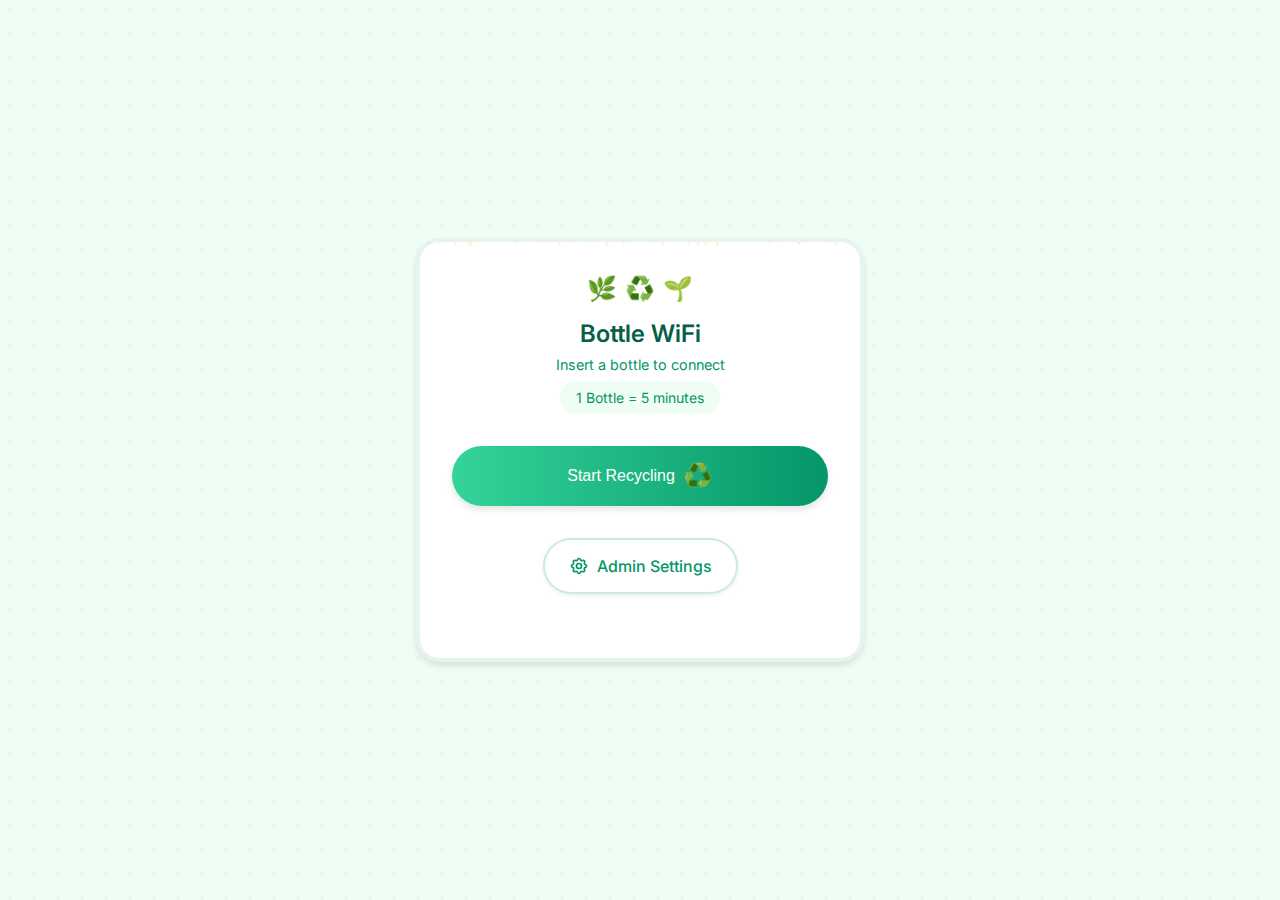
<file: index.html>
<?php
// Initialize session or any PHP logic you need
session_start();
?>
<!DOCTYPE html>
<html lang="en">
<head>
    <meta charset="UTF-8">
    <meta name="viewport" content="width=device-width, initial-scale=1.0">
    <title>Bottle WiFi</title>
    <link href="https://fonts.googleapis.com/css2?family=Inter:wght@400;500;600&display=swap" rel="stylesheet">
    <style>
        * {
            margin: 0;
            padding: 0;
            box-sizing: border-box;
        }

        body {
            font-family: 'Inter', sans-serif;
            min-height: 100vh;
            display: flex;
            align-items: center;
            justify-content: center;
            background-color: #f0fdf4;
            background-image: radial-gradient(circle at 10px 10px, rgba(147, 197, 153, 0.1) 2px, transparent 0);
            background-size: 24px 24px;
        }

        .container {
            background: white;
            padding: 2rem;
            border-radius: 24px;
            box-shadow: 0 4px 6px rgba(0, 0, 0, 0.1);
            width: 100%;
            max-width: 28rem;
            margin: 1rem;
            border: 4px solid rgba(5, 150, 105, 0.1);
            position: relative;
        }

        .header {
            text-align: center;
            margin-bottom: 2rem;
        }

        .emoji-row {
            display: flex;
            justify-content: center;
            gap: 0.5rem;
            margin-bottom: 1rem;
        }

        .emoji {
            font-size: 1.5rem;
        }

        .title {
            font-size: 1.5rem;
            font-weight: 600;
            color: #065f46;
            margin-bottom: 0.5rem;
        }

        .subtitle {
            color: #059669;
            margin-bottom: 0.5rem;
            font-size: 0.9rem;
        }

        .info-pill {
            display: inline-block;
            background-color: #f0fdf4;
            border-radius: 9999px;
            padding: 0.5rem 1rem;
            color: #059669;
            font-size: 0.875rem;
        }

        .timer-section {
            text-align: center;
            margin-bottom: 2rem;
            display: none;
        }

        .timer-display {
            font-size: 3rem;
            font-weight: 600;
            color: #059669;
            margin-bottom: 1rem;
        }

        .progress-bar-container {
            width: 100%;
            background-color: #f0fdf4;
            border-radius: 9999px;
            padding: 2px;
            margin-top: 1rem;
        }

        .progress-bar {
            height: 6px;
            border-radius: 9999px;
            background: linear-gradient(90deg, #34d399, #059669);
            box-shadow: 0 0 10px rgba(52, 211, 153, 0.3);
            transition: width 1s linear;
        }

        .start-button {
            width: 100%;
            background: linear-gradient(to right, #34d399, #059669);
            color: white;
            border: none;
            padding: 1rem 1.5rem;
            border-radius: 9999px;
            font-size: 1rem;
            font-weight: 500;
            cursor: pointer;
            transition: all 0.2s;
            display: flex;
            align-items: center;
            justify-content: center;
            gap: 0.5rem;
            box-shadow: 0 4px 6px rgba(0, 0, 0, 0.1);
        }

        .start-button:hover {
            transform: translateY(-1px);
            box-shadow: 0 6px 8px rgba(0, 0, 0, 0.15);
        }

        .success-message {
            display: none;
            margin-top: 1rem;
            padding: 1.5rem;
            background: linear-gradient(135deg, #f0fdf4, #dcfce7);
            border: 1px solid #86efac;
            border-radius: 12px;
            text-align: center;
        }

        .status-grid {
            display: grid;
            grid-template-columns: 1fr 1fr;
            gap: 1rem;
            margin-top: 1.5rem;
        }

        .status-card {
            background: white;
            padding: 0.75rem;
            border-radius: 8px;
            box-shadow: 0 2px 4px rgba(0, 0, 0, 0.05);
        }

        .status-label {
            font-size: 0.75rem;
            color: #059669;
            font-weight: 500;
        }

        .status-value {
            color: #059669;
        }

        .network-info {
            margin-top: 1rem;
            font-size: 0.75rem;
            color: #059669;
            text-align: center;
        }

        .dust-container {
            position: absolute;
            top: 0;
            left: 0;
            right: 0;
            bottom: 0;
            overflow: hidden;
            pointer-events: none;
        }

        .dust {
            position: absolute;
            width: 3px;
            height: 3px;
            background: rgba(250, 204, 21, 0.2);
            border-radius: 50%;
        }

        @keyframes float-up {
            0% {
                transform: translateY(100%) translateX(0) scale(0);
                opacity: 0;
            }
            50% {
                opacity: 0.5;
            }
            100% {
                transform: translateY(-100%) translateX(var(--tx)) scale(1);
                opacity: 0;
            }
        }

        @keyframes pulse {
            0% { transform: scale(1); }
            50% { transform: scale(1.02); }
            100% { transform: scale(1); }
        }

        .pulse {
            animation: pulse 2s infinite;
        }

        /* Responsive Design */
        @media (max-width: 640px) {
            .container {
                padding: 1.5rem;
                margin: 0.75rem;
                border-radius: 16px;
            }

            .title {
                font-size: 1.25rem;
            }

            .emoji {
                font-size: 1.25rem;
            }

            .timer-display {
                font-size: 2.5rem;
            }

            .start-button {
                padding: 0.875rem 1.25rem;
                font-size: 0.9375rem;
            }

            .status-grid {
                gap: 0.75rem;
            }

            .status-card {
                padding: 0.625rem;
            }
        }
    </style>
</head>
<body>
    <div class="container">
        <div class="dust-container"></div>
        
        <div class="header">
            <div class="emoji-row">
                <span class="emoji">🌿</span>
                <span class="emoji">♻️</span>
                <span class="emoji">🌱</span>
            </div>
            <h1 class="title">Bottle WiFi</h1>
            <p class="subtitle">Insert a bottle to connect</p>
            <div class="info-pill">
                <span>1 Bottle = 5 minutes</span>
            </div>
        </div>

        <div id="timerSection" class="timer-section">
            <div class="timer-display" id="timer">30</div>
            <p class="subtitle">Please insert your bottle</p>
            <div class="progress-bar-container">
                <div id="progressBar" class="progress-bar" style="width: 100%"></div>
            </div>
        </div>

        <div id="startSection">
            <button id="startButton" class="start-button pulse">
                <span>Start Recycling</span>
                <span class="emoji">♻️</span>
            </button>

            <div class="admin-link">
                <a href="admin-login.php" class="admin-button">
                    <svg fill="none" viewBox="0 0 24 24" stroke="currentColor">
                        <path stroke-linecap="round" stroke-linejoin="round" stroke-width="2" d="M10.325 4.317c.426-1.756 2.924-1.756 3.35 0a1.724 1.724 0 002.573 1.066c1.543-.94 3.31.826 2.37 2.37a1.724 1.724 0 001.065 2.572c1.756.426 1.756 2.924 0 3.35a1.724 1.724 0 00-1.066 2.573c.94 1.543-.826 3.31-2.37 2.37a1.724 1.724 0 00-2.572 1.065c-.426 1.756-2.924 1.756-3.35 0a1.724 1.724 0 00-2.573-1.066c-1.543.94-3.31-.826-2.37-2.37a1.724 1.724 0 00-1.065-2.572c-1.756-.426-1.756-2.924 0-3.35a1.724 1.724 0 001.066-2.573c-.94-1.543.826-3.31 2.37-2.37.996.608 2.296.07 2.572-1.065z" />
                        <path stroke-linecap="round" stroke-linejoin="round" stroke-width="2" d="M15 12a3 3 0 11-6 0 3 3 0 016 0z" />
                    </svg>
                    Admin Settings
                </a>
            </div>
        </div>

        <div id="successMessage" class="success-message">
            <div class="title">Connected! 🌿</div>
            <p class="subtitle">Thank you for recycling. Your 5 minutes of WiFi access starts now.</p>
            
            <div class="status-grid">
                <div class="status-card">
                    <div class="status-label">Status</div>
                    <div class="status-value">Active</div>
                </div>
                <div class="status-card">
                    <div class="status-label">Time Left</div>
                    <div class="status-value" id="timeRemaining">5:00</div>
                </div>
            </div>
            
            <div class="network-info">Network: Bottle_WiFi</div>
        </div>
    </div>

    <style>
        .admin-link {
            text-align: center;
            margin: 2rem 0;
            transform: scale(1);
            transition: transform 0.3s ease;
        }
        
        .admin-link:hover {
            transform: scale(1.05);
        }
        
        .admin-button {
            font-size: 1rem;
            font-weight: 500;
            color: #059669;
            text-decoration: none;
            padding: 1rem 1.5rem;
            border-radius: 9999px;
            transition: all 0.2s;
            background: white;
            box-shadow: 0 2px 4px rgba(5, 150, 105, 0.1);
            border: 2px solid rgba(5, 150, 105, 0.2);
            display: inline-flex;
            align-items: center;
            gap: 0.5rem;
        }
        
        .admin-button:hover {
            background: #f0fdf4;
            border-color: #059669;
            box-shadow: 0 4px 8px rgba(5, 150, 105, 0.15);
        }
        
        .admin-button svg {
            width: 20px;
            height: 20px;
        }

        @media (max-width: 640px) {
            .admin-link {
                margin: 1.5rem 0;
            }
            
            .admin-button {
                font-size: 0.9rem;
                padding: 0.875rem 1.25rem;
            }
        }
    </style>

    <script>
        function createDust() {
            const container = document.querySelector('.dust-container');
            for (let i = 0; i < 30; i++) {
                const dust = document.createElement('div');
                dust.className = 'dust';
                const size = Math.random() * 3 + 1;
                const startX = Math.random() * 100;
                const tx = (Math.random() - 0.5) * 50;
                const duration = Math.random() * 3 + 2;
                const delay = Math.random() * 2;
                
                dust.style.cssText = `
                    left: ${startX}%;
                    width: ${size}px;
                    height: ${size}px;
                    --tx: ${tx}px;
                    animation: float-up ${duration}s ease-in infinite ${delay}s;
                `;
                
                container.appendChild(dust);
            }
        }

        document.addEventListener('DOMContentLoaded', function() {
            createDust();

            const startButton = document.getElementById('startButton');
            const timerSection = document.getElementById('timerSection');
            const startSection = document.getElementById('startSection');
            const timer = document.getElementById('timer');
            const progressBar = document.getElementById('progressBar');
            const successMessage = document.getElementById('successMessage');
            
            let timeLeft = 30;
            let countdownInterval;

            // Admin button click handler
            const adminButton = document.querySelector('.admin-button');
            adminButton.addEventListener('click', function(e) {
                e.preventDefault();
                
                // Clear any active intervals
                if (countdownInterval) {
                    clearInterval(countdownInterval);
                }
                
                // Direct navigation to admin login
                window.location.href = 'admin-login.php';
            });

            startButton.addEventListener('click', function() {
                startSection.style.display = 'none';
                timerSection.style.display = 'block';
                
                countdownInterval = setInterval(function() {
                    timeLeft--;
                    timer.textContent = timeLeft;
                    progressBar.style.width = (timeLeft / 30 * 100) + '%';
                    
                    if (timeLeft <= 0) {
                        clearInterval(countdownInterval);
                        timerSection.style.display = 'none';
                        successMessage.style.display = 'block';
                        startWiFiTimer();
                    }
                }, 1000);
            });

            function startWiFiTimer() {
                let wifiTimeLeft = 5 * 60; // 5 minutes in seconds
                const timeRemaining = document.getElementById('timeRemaining');
                
                const wifiInterval = setInterval(function() {
                    wifiTimeLeft--;
                    const minutes = Math.floor(wifiTimeLeft / 60);
                    const seconds = wifiTimeLeft % 60;
                    timeRemaining.textContent = `${minutes}:${seconds.toString().padStart(2, '0')}`;
                    
                    if (wifiTimeLeft <= 0) {
                        clearInterval(wifiInterval);
                        successMessage.querySelector('.subtitle').textContent = 'Your session has ended. Please insert another bottle for more time.';
                        successMessage.querySelector('.status-value').textContent = 'Disconnected';
                    }
                }, 1000);
            }
        });
    </script>
</body>
</html>
</file>
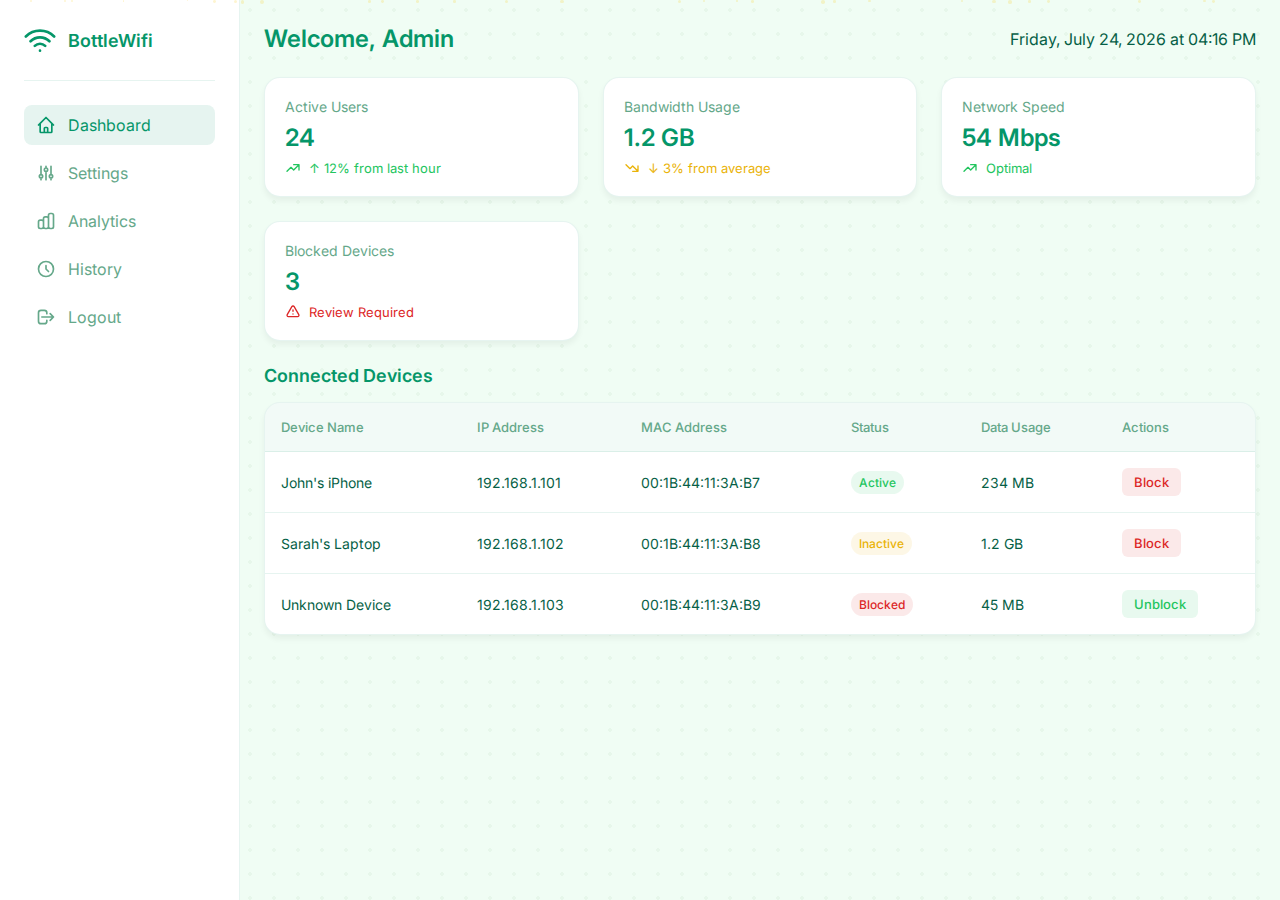
<file: dashboard.html>
<!DOCTYPE html>
<html lang="en">
<head>
    <meta charset="UTF-8">
    <meta name="viewport" content="width=device-width, initial-scale=1.0">
    <title>Dashboard — BottleWifi</title>
    <link href="https://fonts.googleapis.com/css2?family=Inter:wght@400;500;600&display=swap" rel="stylesheet">
    <style>
        :root {
            --bg: #f0fdf4;
            --card: #ffffff;
            --accent: #059669;
            --muted: #65a88a;
            --gradient-start: #34d399;
            --gradient-end: #059669;
            --danger: #dc2626;
            --warning: #eab308;
            --success: #22c55e;
        }

        * {
            margin: 0;
            padding: 0;
            box-sizing: border-box;
            font-family: 'Inter', sans-serif;
        }

        body {
            background-color: var(--bg);
            background-image: radial-gradient(circle at 10px 10px, rgba(147, 197, 153, 0.1) 2px, transparent 0);
            background-size: 24px 24px;
            color: #065f46;
            min-height: 100vh;
        }

        .dashboard {
            display: grid;
            grid-template-columns: 240px 1fr;
            min-height: 100vh;
        }

        /* Sidebar Styles */
        .sidebar {
            background: var(--card);
            padding: 24px;
            border-right: 1px solid rgba(5, 150, 105, 0.1);
        }

        .logo {
            display: flex;
            align-items: center;
            gap: 12px;
            padding-bottom: 24px;
            border-bottom: 1px solid rgba(5, 150, 105, 0.1);
            margin-bottom: 24px;
        }

        .logo svg {
            width: 32px;
            height: 32px;
            color: var(--accent);
        }

        .logo h1 {
            font-size: 18px;
            font-weight: 600;
            color: var(--accent);
        }

        .nav-menu {
            list-style: none;
        }

        .nav-item {
            margin-bottom: 8px;
        }

        .nav-link {
            display: flex;
            align-items: center;
            gap: 12px;
            padding: 10px 12px;
            border-radius: 8px;
            color: var(--muted);
            text-decoration: none;
            transition: all 0.2s;
        }

        .nav-link:hover, .nav-link.active {
            background: rgba(5, 150, 105, 0.1);
            color: var(--accent);
        }

        .nav-link svg {
            width: 20px;
            height: 20px;
        }

        /* Main Content */
        .main-content {
            padding: 24px;
        }

        .header {
            display: flex;
            justify-content: space-between;
            align-items: center;
            margin-bottom: 24px;
        }

        .welcome {
            font-size: 24px;
            font-weight: 600;
            color: var(--accent);
        }

        /* Stats Grid */
        .stats-grid {
            display: grid;
            grid-template-columns: repeat(auto-fit, minmax(240px, 1fr));
            gap: 24px;
            margin-bottom: 24px;
        }

        .stat-card {
            background: var(--card);
            padding: 20px;
            border-radius: 16px;
            box-shadow: 0 4px 6px rgba(0, 0, 0, 0.05);
            border: 1px solid rgba(5, 150, 105, 0.1);
        }

        .stat-title {
            color: var(--muted);
            font-size: 14px;
            margin-bottom: 8px;
        }

        .stat-value {
            font-size: 24px;
            font-weight: 600;
            color: var(--accent);
        }

        .stat-footer {
            display: flex;
            align-items: center;
            gap: 8px;
            margin-top: 8px;
            font-size: 13px;
        }

        /* Device List */
        .section-title {
            font-size: 18px;
            font-weight: 600;
            margin-bottom: 16px;
            color: var(--accent);
        }

        .device-list {
            background: var(--card);
            border-radius: 16px;
            box-shadow: 0 4px 6px rgba(0, 0, 0, 0.05);
            border: 1px solid rgba(5, 150, 105, 0.1);
            overflow: hidden;
        }

        .device-table {
            width: 100%;
            border-collapse: collapse;
        }

        .device-table th {
            text-align: left;
            padding: 16px;
            font-size: 13px;
            font-weight: 500;
            color: var(--muted);
            background: rgba(5, 150, 105, 0.05);
            border-bottom: 1px solid rgba(5, 150, 105, 0.1);
        }

        .device-table td {
            padding: 16px;
            font-size: 14px;
            border-bottom: 1px solid rgba(5, 150, 105, 0.1);
        }

        .device-table tr:last-child td {
            border-bottom: none;
        }

        .device-status {
            display: inline-flex;
            align-items: center;
            gap: 6px;
            padding: 4px 8px;
            border-radius: 9999px;
            font-size: 12px;
            font-weight: 500;
        }

        .status-active {
            background: rgba(34, 197, 94, 0.1);
            color: var(--success);
        }

        .status-inactive {
            background: rgba(234, 179, 8, 0.1);
            color: var(--warning);
        }

        .status-blocked {
            background: rgba(220, 38, 38, 0.1);
            color: var(--danger);
        }

        .action-btn {
            padding: 6px 12px;
            border-radius: 6px;
            border: none;
            font-size: 13px;
            font-weight: 500;
            cursor: pointer;
            transition: all 0.2s;
        }

        .btn-block {
            background: rgba(220, 38, 38, 0.1);
            color: var(--danger);
        }

        .btn-block:hover {
            background: rgba(220, 38, 38, 0.2);
        }

        .btn-unblock {
            background: rgba(34, 197, 94, 0.1);
            color: var(--success);
        }

        .btn-unblock:hover {
            background: rgba(34, 197, 94, 0.2);
        }

        @media (max-width: 1024px) {
            .dashboard {
                grid-template-columns: 1fr;
            }

            .sidebar {
                display: none;
            }
        }

        @media (max-width: 640px) {
            .stats-grid {
                grid-template-columns: 1fr;
            }

            .device-table {
                display: block;
                overflow-x: auto;
            }
        }

        .dust-container {
            position: fixed;
            top: 0;
            left: 0;
            right: 0;
            bottom: 0;
            overflow: hidden;
            pointer-events: none;
            z-index: 1;
        }

        .dust {
            position: absolute;
            width: 3px;
            height: 3px;
            background: rgba(250, 204, 21, 0.2);
            border-radius: 50%;
        }

        @keyframes float-up {
            0% {
                transform: translateY(100%) translateX(0) scale(0);
                opacity: 0;
            }
            50% {
                opacity: 0.5;
            }
            100% {
                transform: translateY(-100%) translateX(var(--tx)) scale(1);
                opacity: 0;
            }
        }
    </style>
</head>
<body>
    <div class="dust-container"></div>
    <div class="dashboard">
        <!-- Sidebar -->
        <aside class="sidebar">
            <div class="logo">
                <svg fill="none" viewBox="0 0 24 24" stroke="currentColor">
                    <path stroke-linecap="round" stroke-linejoin="round" stroke-width="2" 
                        d="M8.111 16.404a5.5 5.5 0 017.778 0M12 20h.01m-7.08-7.071c3.904-3.905 10.236-3.905 14.14 0M1.394 9.393c5.857-5.857 15.355-5.857 21.213 0" />
                </svg>
                <h1>BottleWifi</h1>
            </div>

            <nav>
                <ul class="nav-menu">
                    <li class="nav-item">
                        <a href="dashboard.html" class="nav-link active">
                            <svg fill="none" viewBox="0 0 24 24" stroke="currentColor">
                                <path stroke-linecap="round" stroke-linejoin="round" stroke-width="2" 
                                    d="M3 12l2-2m0 0l7-7 7 7M5 10v10a1 1 0 001 1h3m10-11l2 2m-2-2v10a1 1 0 01-1 1h-3m-6 0a1 1 0 001-1v-4a1 1 0 011-1h2a1 1 0 011 1v4a1 1 0 001 1m-6 0h6" />
                            </svg>
                            Dashboard
                        </a>
                    </li>
                    <li class="nav-item">
                        <a href="settings.html" class="nav-link">
                            <svg fill="none" viewBox="0 0 24 24" stroke="currentColor">
                                <path stroke-linecap="round" stroke-linejoin="round" stroke-width="2" 
                                    d="M12 6V4m0 2a2 2 0 100 4m0-4a2 2 0 110 4m-6 8a2 2 0 100-4m0 4a2 2 0 110-4m0 4v2m0-6V4m6 6v10m6-2a2 2 0 100-4m0 4a2 2 0 110-4m0 4v2m0-6V4" />
                            </svg>
                            Settings
                        </a>
                    </li>
                    <li class="nav-item">
                        <a href="analytics.html" class="nav-link">
                            <svg fill="none" viewBox="0 0 24 24" stroke="currentColor">
                                <path stroke-linecap="round" stroke-linejoin="round" stroke-width="2" 
                                    d="M9 19v-6a2 2 0 00-2-2H5a2 2 0 00-2 2v6a2 2 0 002 2h2a2 2 0 002-2zm0 0V9a2 2 0 012-2h2a2 2 0 012 2v10m-6 0a2 2 0 002 2h2a2 2 0 002-2m0 0V5a2 2 0 012-2h2a2 2 0 012 2v14a2 2 0 01-2 2h-2a2 2 0 01-2-2z" />
                            </svg>
                            Analytics
                        </a>
                    </li>
                    <li class="nav-item">
                        <a href="history.html" class="nav-link">
                            <svg fill="none" viewBox="0 0 24 24" stroke="currentColor">
                                <path stroke-linecap="round" stroke-linejoin="round" stroke-width="2" 
                                    d="M12 8v4l3 3m6-3a9 9 0 11-18 0 9 9 0 0118 0z" />
                            </svg>
                            History
                        </a>
                    </li>
                    <li class="nav-item">
                        <a href="login.html" class="nav-link">
                            <svg fill="none" viewBox="0 0 24 24" stroke="currentColor">
                                <path stroke-linecap="round" stroke-linejoin="round" stroke-width="2" 
                                    d="M17 16l4-4m0 0l-4-4m4 4H7m6 4v1a3 3 0 01-3 3H6a3 3 0 01-3-3V7a3 3 0 013-3h4a3 3 0 013 3v1" />
                            </svg>
                            Logout
                        </a>
                    </li>
                </ul>
            </nav>
        </aside>

        <!-- Main Content -->
        <main class="main-content">
            <header class="header">
                <h2 class="welcome">Welcome, Admin</h2>
                <div class="date" id="current-date"></div>
            </header>

            <!-- Stats Grid -->
            <div class="stats-grid">
                <div class="stat-card">
                    <div class="stat-title">Active Users</div>
                    <div class="stat-value">24</div>
                    <div class="stat-footer" style="color: var(--success)">
                        <svg width="16" height="16" fill="none" viewBox="0 0 24 24" stroke="currentColor">
                            <path stroke-linecap="round" stroke-linejoin="round" stroke-width="2" d="M13 7h8m0 0v8m0-8l-8 8-4-4-6 6" />
                        </svg>
                        <span>↑ 12% from last hour</span>
                    </div>
                </div>

                <div class="stat-card">
                    <div class="stat-title">Bandwidth Usage</div>
                    <div class="stat-value">1.2 GB</div>
                    <div class="stat-footer" style="color: var(--warning)">
                        <svg width="16" height="16" fill="none" viewBox="0 0 24 24" stroke="currentColor">
                            <path stroke-linecap="round" stroke-linejoin="round" stroke-width="2" d="M13 17h8m0 0V9m0 8l-8-8-4 4-6-6" />
                        </svg>
                        <span>↓ 3% from average</span>
                    </div>
                </div>

                <div class="stat-card">
                    <div class="stat-title">Network Speed</div>
                    <div class="stat-value">54 Mbps</div>
                    <div class="stat-footer" style="color: var(--success)">
                        <svg width="16" height="16" fill="none" viewBox="0 0 24 24" stroke="currentColor">
                            <path stroke-linecap="round" stroke-linejoin="round" stroke-width="2" d="M13 7h8m0 0v8m0-8l-8 8-4-4-6 6" />
                        </svg>
                        <span>Optimal</span>
                    </div>
                </div>

                <div class="stat-card">
                    <div class="stat-title">Blocked Devices</div>
                    <div class="stat-value">3</div>
                    <div class="stat-footer" style="color: var(--danger)">
                        <svg width="16" height="16" fill="none" viewBox="0 0 24 24" stroke="currentColor">
                            <path stroke-linecap="round" stroke-linejoin="round" stroke-width="2" d="M12 9v2m0 4h.01m-6.938 4h13.856c1.54 0 2.502-1.667 1.732-3L13.732 4c-.77-1.333-2.694-1.333-3.464 0L3.34 16c-.77 1.333.192 3 1.732 3z" />
                        </svg>
                        <span>Review Required</span>
                    </div>
                </div>
            </div>

            <!-- Connected Devices -->
            <section>
                <h3 class="section-title">Connected Devices</h3>
                <div class="device-list">
                    <table class="device-table">
                        <thead>
                            <tr>
                                <th>Device Name</th>
                                <th>IP Address</th>
                                <th>MAC Address</th>
                                <th>Status</th>
                                <th>Data Usage</th>
                                <th>Actions</th>
                            </tr>
                        </thead>
                        <tbody>
                            <tr>
                                <td>John's iPhone</td>
                                <td>192.168.1.101</td>
                                <td>00:1B:44:11:3A:B7</td>
                                <td><span class="device-status status-active">Active</span></td>
                                <td>234 MB</td>
                                <td><button class="action-btn btn-block">Block</button></td>
                            </tr>
                            <tr>
                                <td>Sarah's Laptop</td>
                                <td>192.168.1.102</td>
                                <td>00:1B:44:11:3A:B8</td>
                                <td><span class="device-status status-inactive">Inactive</span></td>
                                <td>1.2 GB</td>
                                <td><button class="action-btn btn-block">Block</button></td>
                            </tr>
                            <tr>
                                <td>Unknown Device</td>
                                <td>192.168.1.103</td>
                                <td>00:1B:44:11:3A:B9</td>
                                <td><span class="device-status status-blocked">Blocked</span></td>
                                <td>45 MB</td>
                                <td><button class="action-btn btn-unblock">Unblock</button></td>
                            </tr>
                        </tbody>
                    </table>
                </div>
            </section>
        </main>
    </div>

    <script>
        // Initialize dust animation
        function createDust() {
            const container = document.querySelector('.dust-container');
            for (let i = 0; i < 30; i++) {
                const dust = document.createElement('div');
                dust.className = 'dust';
                const size = Math.random() * 3 + 1;
                const startX = Math.random() * 100;
                const tx = (Math.random() - 0.5) * 50;
                const duration = Math.random() * 3 + 2;
                const delay = Math.random() * 2;
                
                dust.style.cssText = `
                    left: ${startX}%;
                    width: ${size}px;
                    height: ${size}px;
                    --tx: ${tx}px;
                    animation: float-up ${duration}s ease-in infinite ${delay}s;
                `;
                
                container.appendChild(dust);
            }
        }

        // Update current date
        function updateDate() {
            const dateElement = document.getElementById('current-date');
            const options = { 
                weekday: 'long', 
                year: 'numeric', 
                month: 'long', 
                day: 'numeric',
                hour: '2-digit',
                minute: '2-digit'
            };
            dateElement.textContent = new Date().toLocaleDateString('en-US', options);
        }

        // Initialize
        document.addEventListener('DOMContentLoaded', function() {
            createDust();
            updateDate();
            setInterval(updateDate, 60000); // Update time every minute
        });
    </script>
</body>
</html>
</file>
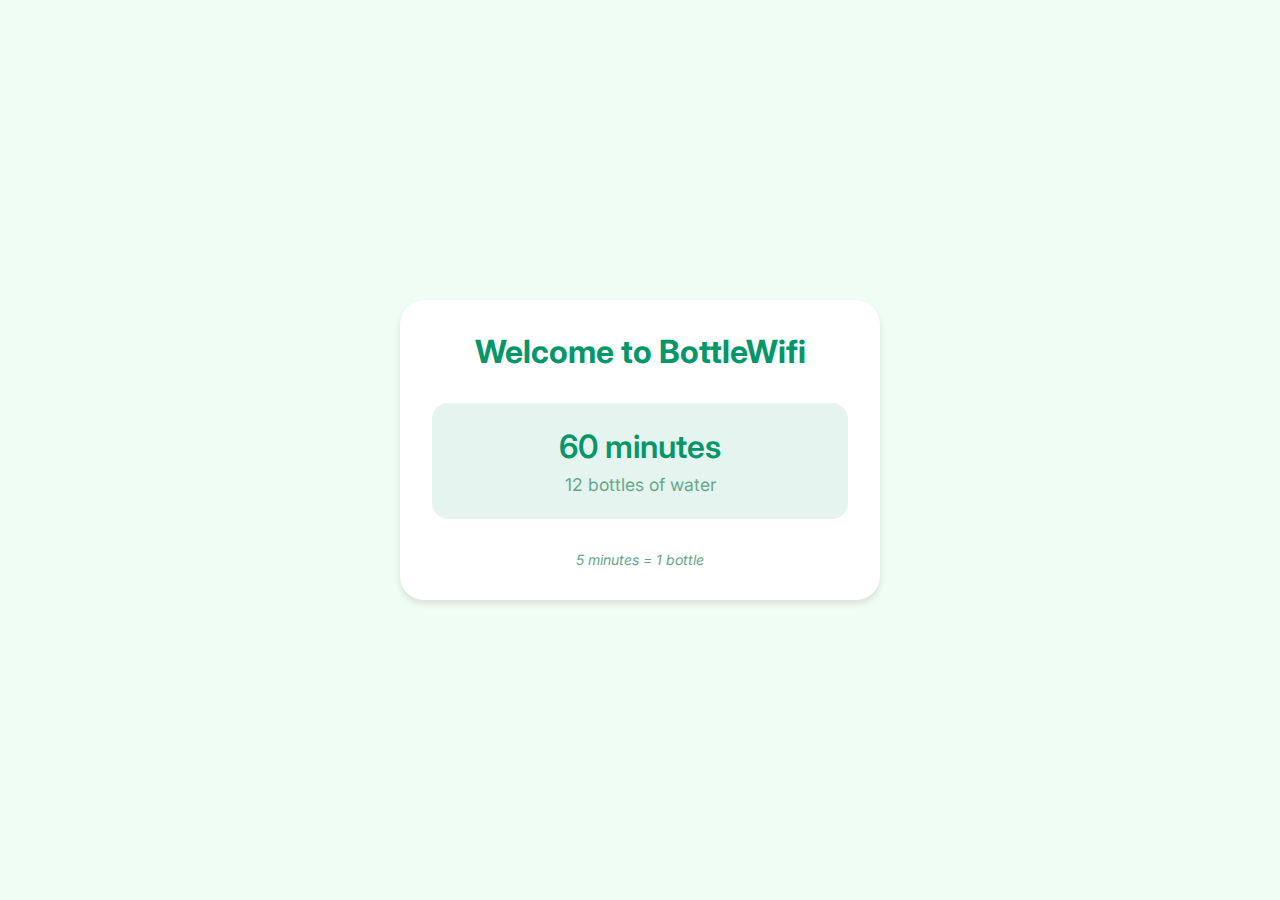
<file: portal.html>
<!DOCTYPE html>
<html lang="en">
<head>
    <meta charset="UTF-8">
    <meta name="viewport" content="width=device-width, initial-scale=1.0">
    <title>BottleWifi Portal</title>
    <link href="https://fonts.googleapis.com/css2?family=Inter:wght@400;500;600&display=swap" rel="stylesheet">
    <style>
        :root {
            --bg: #f0fdf4;
            --card: #ffffff;
            --accent: #059669;
            --muted: #65a88a;
        }

        * {
            margin: 0;
            padding: 0;
            box-sizing: border-box;
            font-family: 'Inter', sans-serif;
        }

        body {
            min-height: 100vh;
            background-color: var(--bg);
            display: flex;
            align-items: center;
            justify-content: center;
            padding: 1rem;
        }

        .portal-card {
            background: var(--card);
            border-radius: 24px;
            padding: 2rem;
            width: 100%;
            max-width: 480px;
            box-shadow: 0 4px 6px rgba(0, 0, 0, 0.1);
            text-align: center;
        }

        .time-display {
            margin: 2rem 0;
            padding: 1.5rem;
            background: rgba(5, 150, 105, 0.1);
            border-radius: 16px;
        }

        .time-value {
            font-size: 2rem;
            color: var(--accent);
            font-weight: 600;
            margin-bottom: 0.5rem;
        }

        .bottle-count {
            color: var(--muted);
            font-size: 1.1rem;
        }

        .bottle-ratio {
            color: var(--muted);
            font-size: 0.875rem;
            margin-top: 1rem;
            font-style: italic;
        }
    </style>
</head>
<body>
    <div class="portal-card">
        <h1 style="color: var(--accent); margin-bottom: 1.5rem;">Welcome to BottleWifi</h1>
        
        <div class="time-display" data-minutes="60">
            <div class="time-value">60 minutes</div>
            <div class="bottle-count">12 bottles of water</div>
        </div>

        <p class="bottle-ratio">5 minutes = 1 bottle</p>
    </div>

    <script src="user-settings.js"></script>
</body>
</html>
</file>
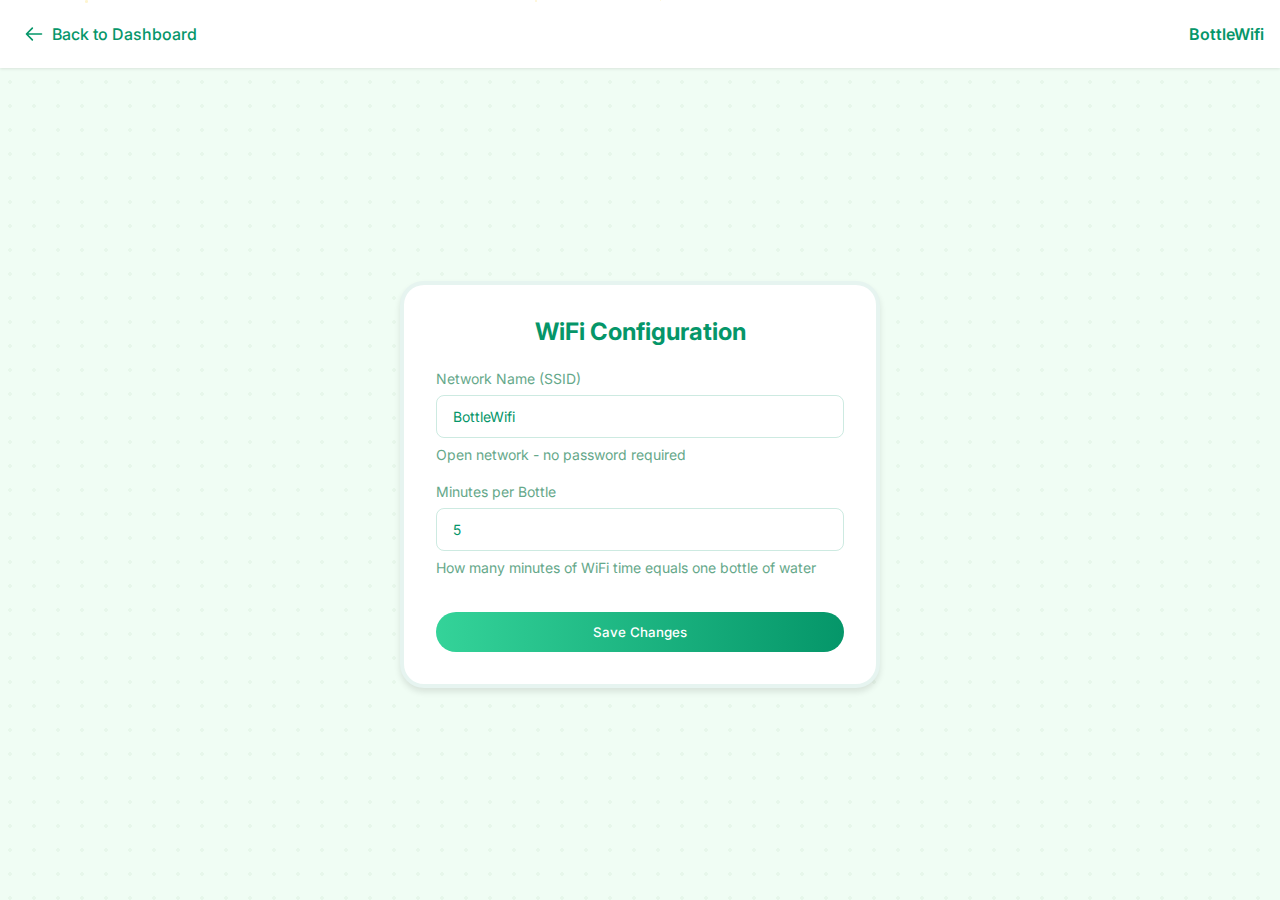
<file: settings.html>
<!DOCTYPE html>
<html lang="en">
<head>
    <meta charset="UTF-8">
    <meta name="viewport" content="width=device-width, initial-scale=1.0">
    <title>Settings — BottleWifi</title>
    <link href="https://fonts.googleapis.com/css2?family=Inter:wght@400;500;600&display=swap" rel="stylesheet">
    <style>
        :root {
            --bg: #f0fdf4;
            --card: #ffffff;
            --accent: #059669;
            --muted: #65a88a;
            --gradient-start: #34d399;
            --gradient-end: #059669;
        }

        * {
            margin: 0;
            padding: 0;
            box-sizing: border-box;
            font-family: 'Inter', sans-serif;
        }

        body {
            min-height: 100vh;
            background-color: var(--bg);
            background-image: radial-gradient(circle at 10px 10px, rgba(147, 197, 153, 0.1) 2px, transparent 0);
            background-size: 24px 24px;
            display: flex;
            flex-direction: column;
        }

        .header {
            background: var(--card);
            padding: 1rem;
            box-shadow: 0 1px 3px rgba(0, 0, 0, 0.1);
            display: flex;
            justify-content: space-between;
            align-items: center;
        }

        .back-button {
            display: flex;
            align-items: center;
            gap: 0.5rem;
            color: var(--accent);
            text-decoration: none;
            padding: 0.5rem;
            border-radius: 8px;
            transition: all 0.2s;
            font-weight: 500;
        }

        .back-button:hover {
            background: rgba(5, 150, 105, 0.1);
            transform: translateX(-2px);
        }

        .back-button svg {
            width: 20px;
            height: 20px;
        }

        .container {
            flex: 1;
            display: flex;
            align-items: center;
            justify-content: center;
            padding: 2rem;
        }

        .settings-card {
            background: var(--card);
            border-radius: 24px;
            padding: 2rem;
            width: 100%;
            max-width: 480px;
            box-shadow: 0 4px 6px rgba(0, 0, 0, 0.1);
            border: 4px solid rgba(5, 150, 105, 0.1);
            position: relative;
            overflow: hidden;
        }

        .card-title {
            color: var(--accent);
            font-size: 1.5rem;
            margin-bottom: 1.5rem;
            text-align: center;
        }

        .form-group {
            margin-bottom: 1.25rem;
        }

        .form-group label {
            display: block;
            color: var(--muted);
            font-size: 0.875rem;
            margin-bottom: 0.5rem;
        }

        .form-input {
            width: 100%;
            padding: 0.75rem 1rem;
            border: 1px solid rgba(5, 150, 105, 0.2);
            border-radius: 8px;
            background: transparent;
            color: var(--accent);
            font-size: 0.875rem;
            transition: all 0.2s;
        }

        .form-input:focus {
            outline: none;
            border-color: var(--accent);
            box-shadow: 0 0 0 3px rgba(5, 150, 105, 0.1);
        }

        .btn-save {
            background: linear-gradient(90deg, var(--gradient-start), var(--gradient-end));
            color: white;
            border: 0;
            padding: 0.75rem 1.5rem;
            border-radius: 9999px;
            font-weight: 500;
            cursor: pointer;
            transition: all 0.2s;
            width: 100%;
            margin-top: 1rem;
        }

        .btn-save:hover {
            transform: translateY(-1px);
            box-shadow: 0 4px 6px rgba(0, 0, 0, 0.1);
        }

        @media (max-width: 640px) {
            .container {
                padding: 1rem;
            }

            .settings-card {
                padding: 1.5rem;
                border-radius: 16px;
                border-width: 2px;
            }

            .card-title {
                font-size: 1.25rem;
            }
        }

        .dust-container {
            position: fixed;
            top: 0;
            left: 0;
            right: 0;
            bottom: 0;
            overflow: hidden;
            pointer-events: none;
            z-index: 1;
        }

        .dust {
            position: absolute;
            width: 3px;
            height: 3px;
            background: rgba(250, 204, 21, 0.2);
            border-radius: 50%;
        }

        @keyframes float-up {
            0% {
                transform: translateY(100%) translateX(0) scale(0);
                opacity: 0;
            }
            50% {
                opacity: 0.5;
            }
            100% {
                transform: translateY(-100%) translateX(var(--tx)) scale(1);
                opacity: 0;
            }
        }
    </style>
</head>
<body>
    <div class="dust-container"></div>
    
    <header class="header">
        <a href="dashboard.html" class="back-button">
            <svg fill="none" viewBox="0 0 24 24" stroke="currentColor">
                <path stroke-linecap="round" stroke-linejoin="round" stroke-width="2" d="M10 19l-7-7m0 0l7-7m-7 7h18" />
            </svg>
            Back to Dashboard
        </a>
        <div class="logo" style="color: var(--accent); font-weight: 600;">BottleWifi</div>
    </header>

    <main class="container">
        <div class="settings-card">
            <h1 class="card-title">WiFi Configuration</h1>
                    <form class="settings-form">
                        <div class="form-group">
                            <label for="ssid">Network Name (SSID)</label>
                            <input type="text" id="ssid" class="form-input" value="BottleWifi">
                            <small style="display: block; color: var(--muted); margin-top: 0.5rem; font-size: 0.875rem;">
                                Open network - no password required
                            </small>
                        </div>

                        <div class="form-group">
                            <label for="minutes-per-bottle">Minutes per Bottle</label>
                            <input type="number" id="minutes-per-bottle" class="form-input" value="5" min="1" max="120">
                            <small style="display: block; color: var(--muted); margin-top: 0.5rem; font-size: 0.875rem;">
                                How many minutes of WiFi time equals one bottle of water
                            </small>
                        </div>

                        <button type="submit" class="btn-save">Save Changes</button>
                    </form>
                </div>
            </div>
        </main>
    </div>
    <script>
        // Animate floating dust particles
        const dustContainer = document.querySelector('.dust-container');
        function createDust() {
            const dust = document.createElement('div');
            dust.className = 'dust';
            
            const size = Math.random() * 3 + 1;
            const left = Math.random() * 100;
            const animationDuration = Math.random() * 3 + 2;
            const translateX = (Math.random() - 0.5) * 100;
            
            dust.style.cssText = `
                left: ${left}%;
                width: ${size}px;
                height: ${size}px;
                animation: float-up ${animationDuration}s linear infinite;
                --tx: ${translateX}px;
            `;
            
            dustContainer.appendChild(dust);
            
            setTimeout(() => {
                dust.remove();
            }, animationDuration * 1000);
        }

        setInterval(createDust, 200);

        // No need for updateBottleCounts since we removed session and daily limits

        // Save settings
        document.querySelector('.settings-form').addEventListener('submit', async (e) => {
            e.preventDefault();
            
            const settings = {
                ssid: document.getElementById('ssid').value,
                minutesPerBottle: parseInt(document.getElementById('minutes-per-bottle').value),
                securityMode: 'open'
            };

            try {
                // Save the settings
                const saveResponse = await fetch('/save_settings.php', {
                    method: 'POST',
                    headers: {
                        'Content-Type': 'application/json'
                    },
                    body: JSON.stringify(settings)
                });

                if (saveResponse.ok) {
                    const btn = document.querySelector('.btn-save');
                    const originalText = btn.textContent;
                    btn.textContent = 'Settings Saved!';
                    btn.style.background = '#059669';
                    setTimeout(() => {
                        btn.textContent = originalText;
                        btn.style.background = '';
                    }, 2000);
                } else {
                    throw new Error('Failed to save settings');
                }
            } catch (error) {
                alert('Error saving settings. Please try again.');
                console.error('Error:', error);
            }
        });
    </script>
</body>
</html>
</file>
